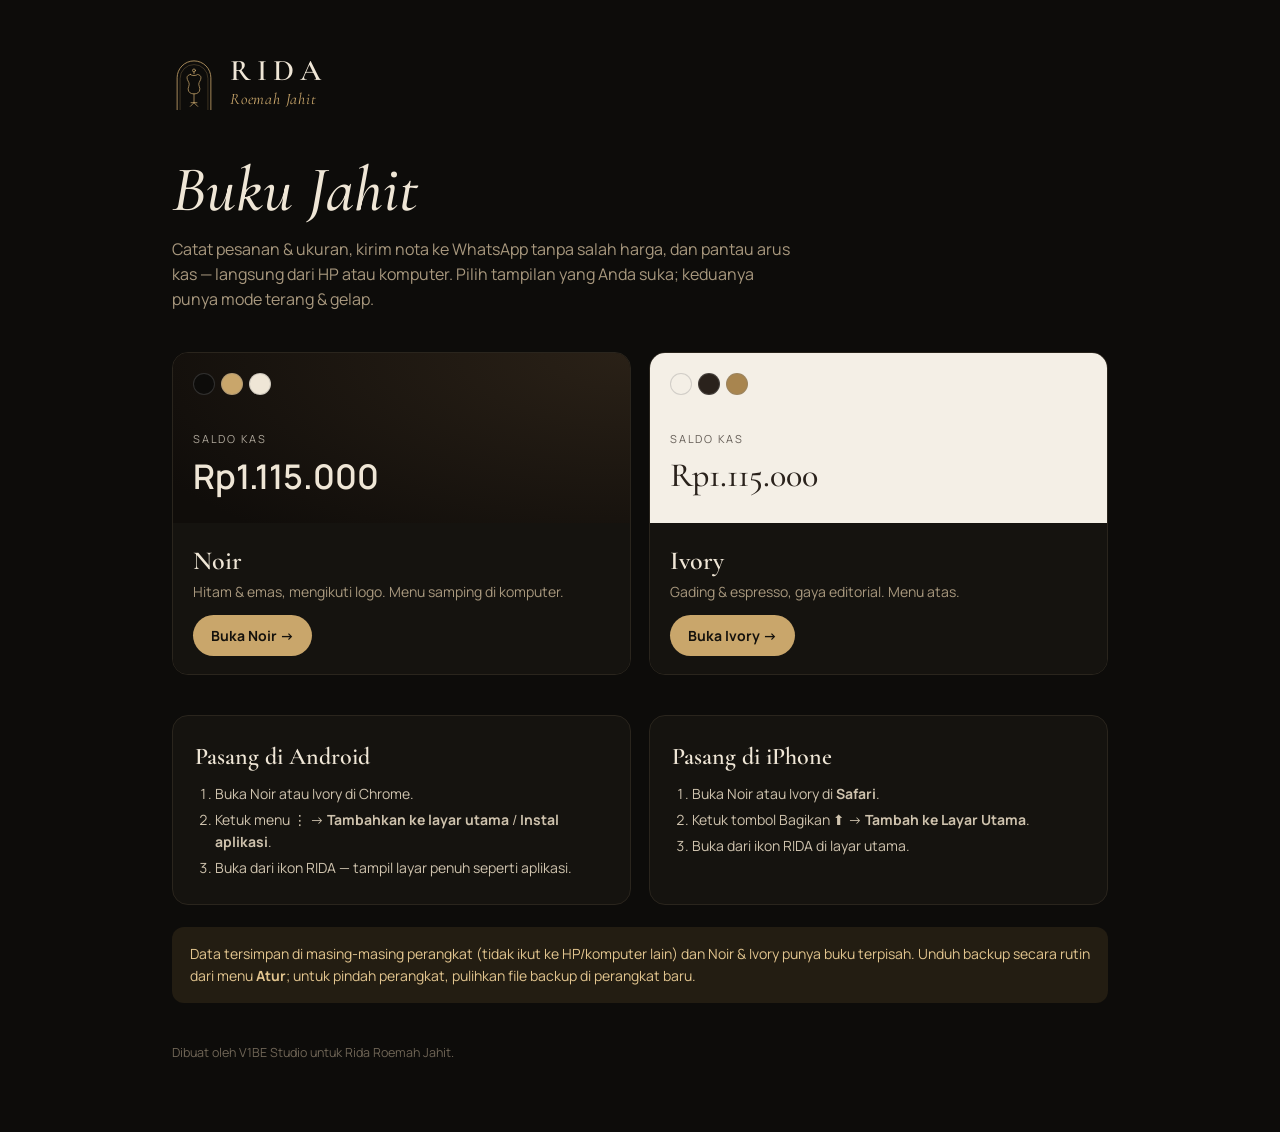
<file: index.html>
<!DOCTYPE html>
<html lang="id">
<head>
<meta charset="UTF-8"><meta name="viewport" content="width=device-width,initial-scale=1">
<title>Buku Jahit — Rida Roemah Jahit</title>
<meta name="description" content="Aplikasi pesanan, nota, kuitansi & arus kas untuk Rida Roemah Jahit.">
<link rel="icon" href="favicon.png"><meta name="theme-color" content="#0d0c0a">
<link href="https://fonts.googleapis.com/css2?family=Cormorant+Garamond:ital,wght@0,500;0,600;1,500&family=Manrope:wght@400;500;600;700&display=swap" rel="stylesheet">
<style>
*{box-sizing:border-box;margin:0;padding:0}
body{font-family:Manrope,system-ui,sans-serif;background:#0d0c0a;color:#efe6d6;min-height:100vh;line-height:1.55}
.wrap{max-width:980px;margin:0 auto;padding:56px 22px 70px}
.brand{display:flex;align-items:center;gap:14px;color:#c9a66b}
.brand svg{width:44px;height:56px}
.brand b{font-family:'Cormorant Garamond',serif;font-size:30px;letter-spacing:.2em;color:#efe6d6;display:block;line-height:1;font-weight:600}
.brand i{font-family:'Cormorant Garamond',serif;color:#c9a66b;letter-spacing:.05em}
h1{font-family:'Cormorant Garamond',serif;font-weight:500;font-style:italic;font-size:clamp(38px,6vw,64px);line-height:1.05;margin:44px 0 14px}
.lead{color:#a8987e;max-width:620px}
.cards{display:grid;grid-template-columns:1fr 1fr;gap:18px;margin:40px 0}
.card{display:flex;flex-direction:column;border-radius:16px;overflow:hidden;border:1px solid #2a251d;transition:.2s;text-decoration:none;color:inherit}
.card:hover{border-color:#c9a66b;transform:translateY(-2px)}
.pv{height:170px;padding:20px;display:flex;flex-direction:column;justify-content:space-between}
.noir .pv{background:radial-gradient(120% 140% at 100% 0%,#2a2117,#100d0a)}
.ivory .pv{background:#f4efe6;color:#2a221c}
.pv small{font-size:11px;letter-spacing:.16em;text-transform:uppercase;opacity:.7}
.pv b{font-size:34px;font-weight:600}
.ivory .pv b{font-family:'Cormorant Garamond',serif;font-weight:500}
.sw{display:flex;gap:6px}.sw i{width:22px;height:22px;border-radius:50%;border:1px solid rgba(128,128,128,.3)}
.info{padding:18px 20px;background:#15130f}
.info h2{font-family:'Cormorant Garamond',serif;font-size:26px;font-weight:600}
.info p{color:#a8987e;font-size:14px}
.go{margin-top:12px;display:inline-block;padding:10px 18px;border-radius:999px;background:#c9a66b;color:#14110c;font-weight:700;font-size:14px}
.steps{display:grid;grid-template-columns:1fr 1fr;gap:18px}
.step{padding:22px;border:1px solid #2a251d;border-radius:16px;background:#15130f}
.step h3{font-family:'Cormorant Garamond',serif;font-size:24px;font-weight:600;margin-bottom:8px}
.step ol{padding-left:20px;color:#cfc3ae;font-size:14px}.step li{margin:4px 0}
.note{margin-top:22px;padding:16px 18px;border-radius:12px;background:rgba(226,178,92,.1);color:#e2c58f;font-size:14px}
footer{margin-top:40px;color:#6f6556;font-size:12.5px}
@media(max-width:720px){.cards,.steps{grid-template-columns:1fr}.wrap{padding-top:34px}}
</style>
</head>
<body><div class="wrap">
<div class="brand"><svg viewBox="0 0 120 150" fill="none"><path d="M14 146V58a46 46 0 0 1 92 0v88" stroke="currentColor" stroke-width="2.2"/><path d="M22 146V60a38 38 0 0 1 76 0v86" stroke="currentColor" opacity=".7"/><g stroke="currentColor" stroke-width="2" stroke-linecap="round" stroke-linejoin="round"><circle cx="60" cy="38" r="4"/><path d="M60 42v5"/><path d="M50 49c-4 1-9 3-9 9 0 7 6 11 6 18 0 5-3 8-3 12 0 10 7 14 16 14s16-4 16-14c0-4-3-7-3-12 0-7 6-11 6-18 0-6-5-8-9-9-3 2-6 3-10 3s-7-1-10-3z"/><path d="M60 102v24M52 126h16M60 126l-10 10M60 126l10 10"/></g></svg><div><b>RIDA</b><i>Roemah Jahit</i></div></div>
<h1>Buku Jahit</h1>
<p class="lead">Catat pesanan & ukuran, kirim nota ke WhatsApp tanpa salah harga, dan pantau arus kas — langsung dari HP atau komputer. Pilih tampilan yang Anda suka; keduanya punya mode terang & gelap.</p>
<div class="cards">
<a class="card noir" href="noir/"><div class="pv"><div class="sw"><i style="background:#0d0c0a"></i><i style="background:#c9a66b"></i><i style="background:#efe6d6"></i></div><div><small>Saldo kas</small><br><b>Rp1.115.000</b></div></div><div class="info"><h2>Noir</h2><p>Hitam & emas, mengikuti logo. Menu samping di komputer.</p><span class="go">Buka Noir →</span></div></a>
<a class="card ivory" href="ivory/"><div class="pv"><div class="sw"><i style="background:#f4efe6"></i><i style="background:#2a221c"></i><i style="background:#a8854f"></i></div><div><small>Saldo kas</small><br><b>Rp1.115.000</b></div></div><div class="info"><h2>Ivory</h2><p>Gading & espresso, gaya editorial. Menu atas.</p><span class="go">Buka Ivory →</span></div></a>
</div>
<div class="steps">
<div class="step"><h3>Pasang di Android</h3><ol><li>Buka Noir atau Ivory di Chrome.</li><li>Ketuk menu ⋮ → <b>Tambahkan ke layar utama</b> / <b>Instal aplikasi</b>.</li><li>Buka dari ikon RIDA — tampil layar penuh seperti aplikasi.</li></ol></div>
<div class="step"><h3>Pasang di iPhone</h3><ol><li>Buka Noir atau Ivory di <b>Safari</b>.</li><li>Ketuk tombol Bagikan ⬆ → <b>Tambah ke Layar Utama</b>.</li><li>Buka dari ikon RIDA di layar utama.</li></ol></div>
</div>
<p class="note">Data tersimpan di masing-masing perangkat (tidak ikut ke HP/komputer lain) dan Noir & Ivory punya buku terpisah. Unduh backup secara rutin dari menu <b>Atur</b>; untuk pindah perangkat, pulihkan file backup di perangkat baru.</p>
<footer>Dibuat oleh V1BE Studio untuk Rida Roemah Jahit.</footer>
</div></body></html>
</file>
